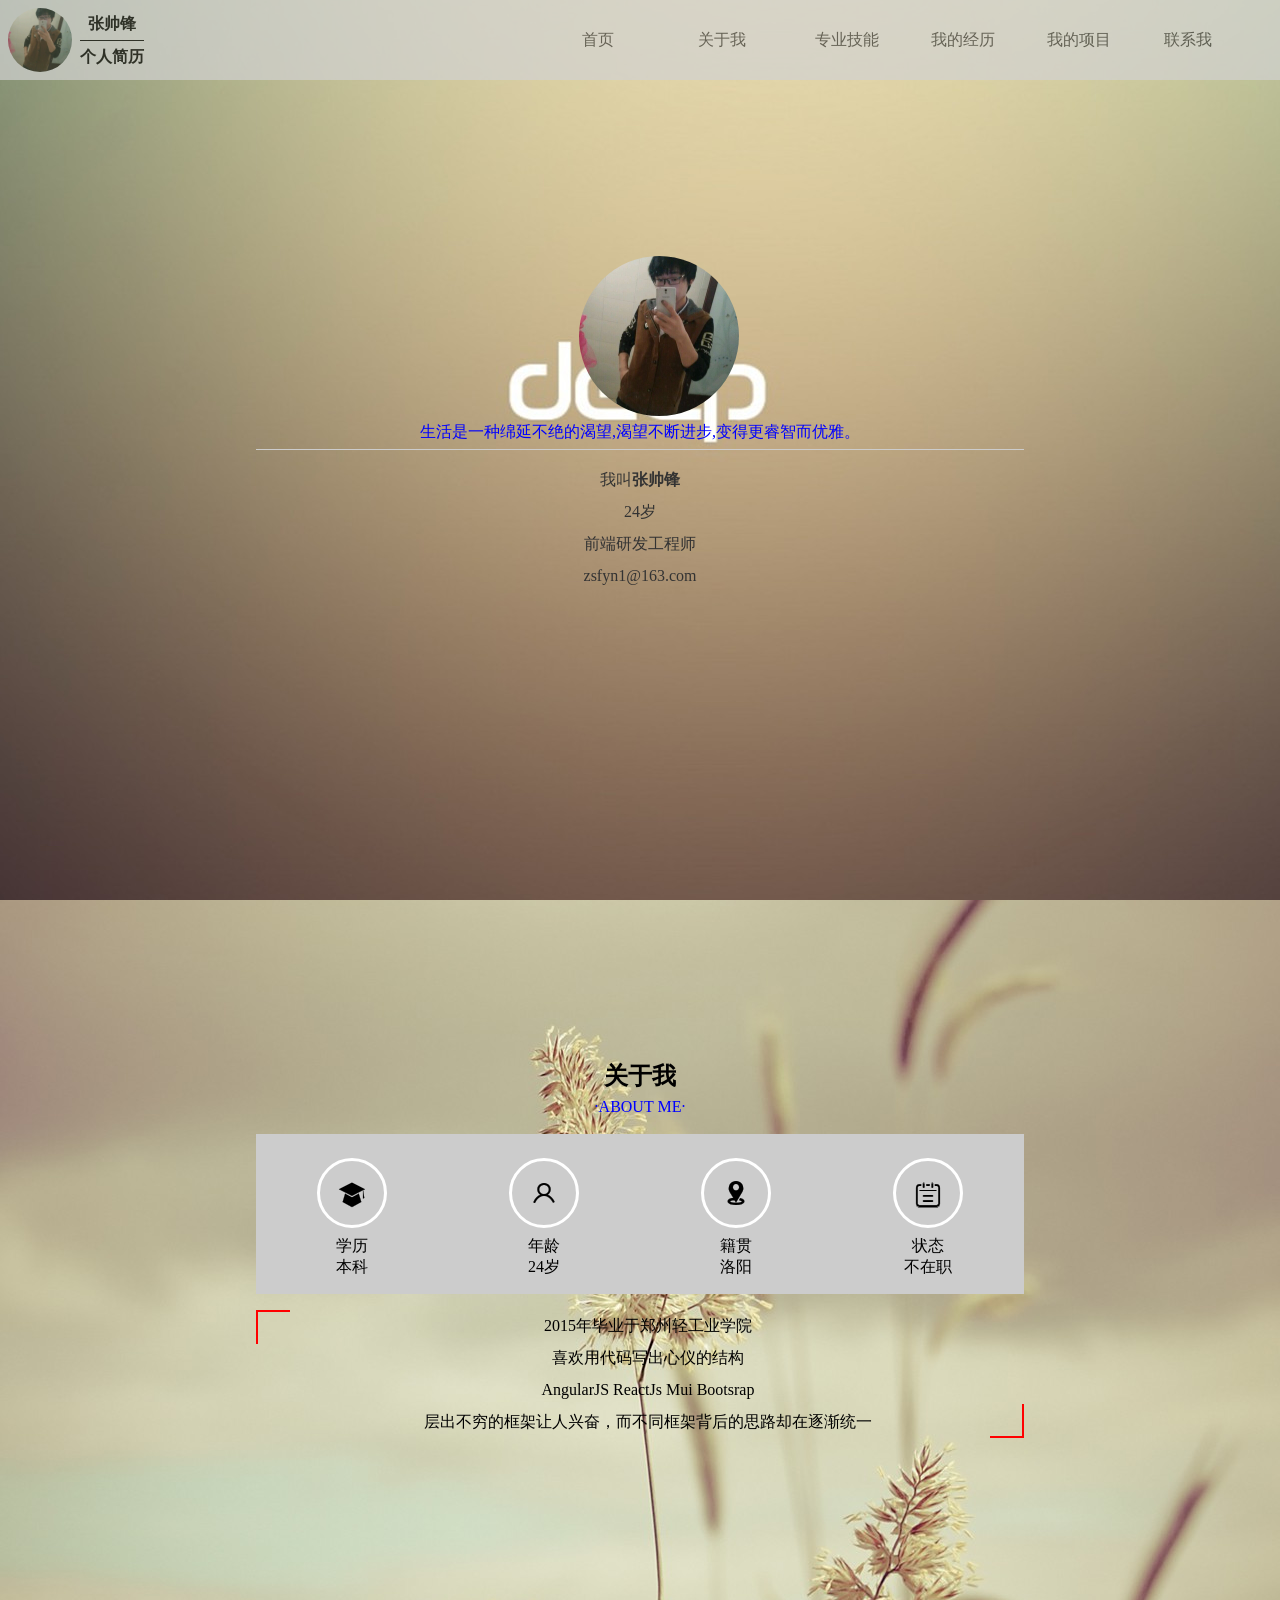
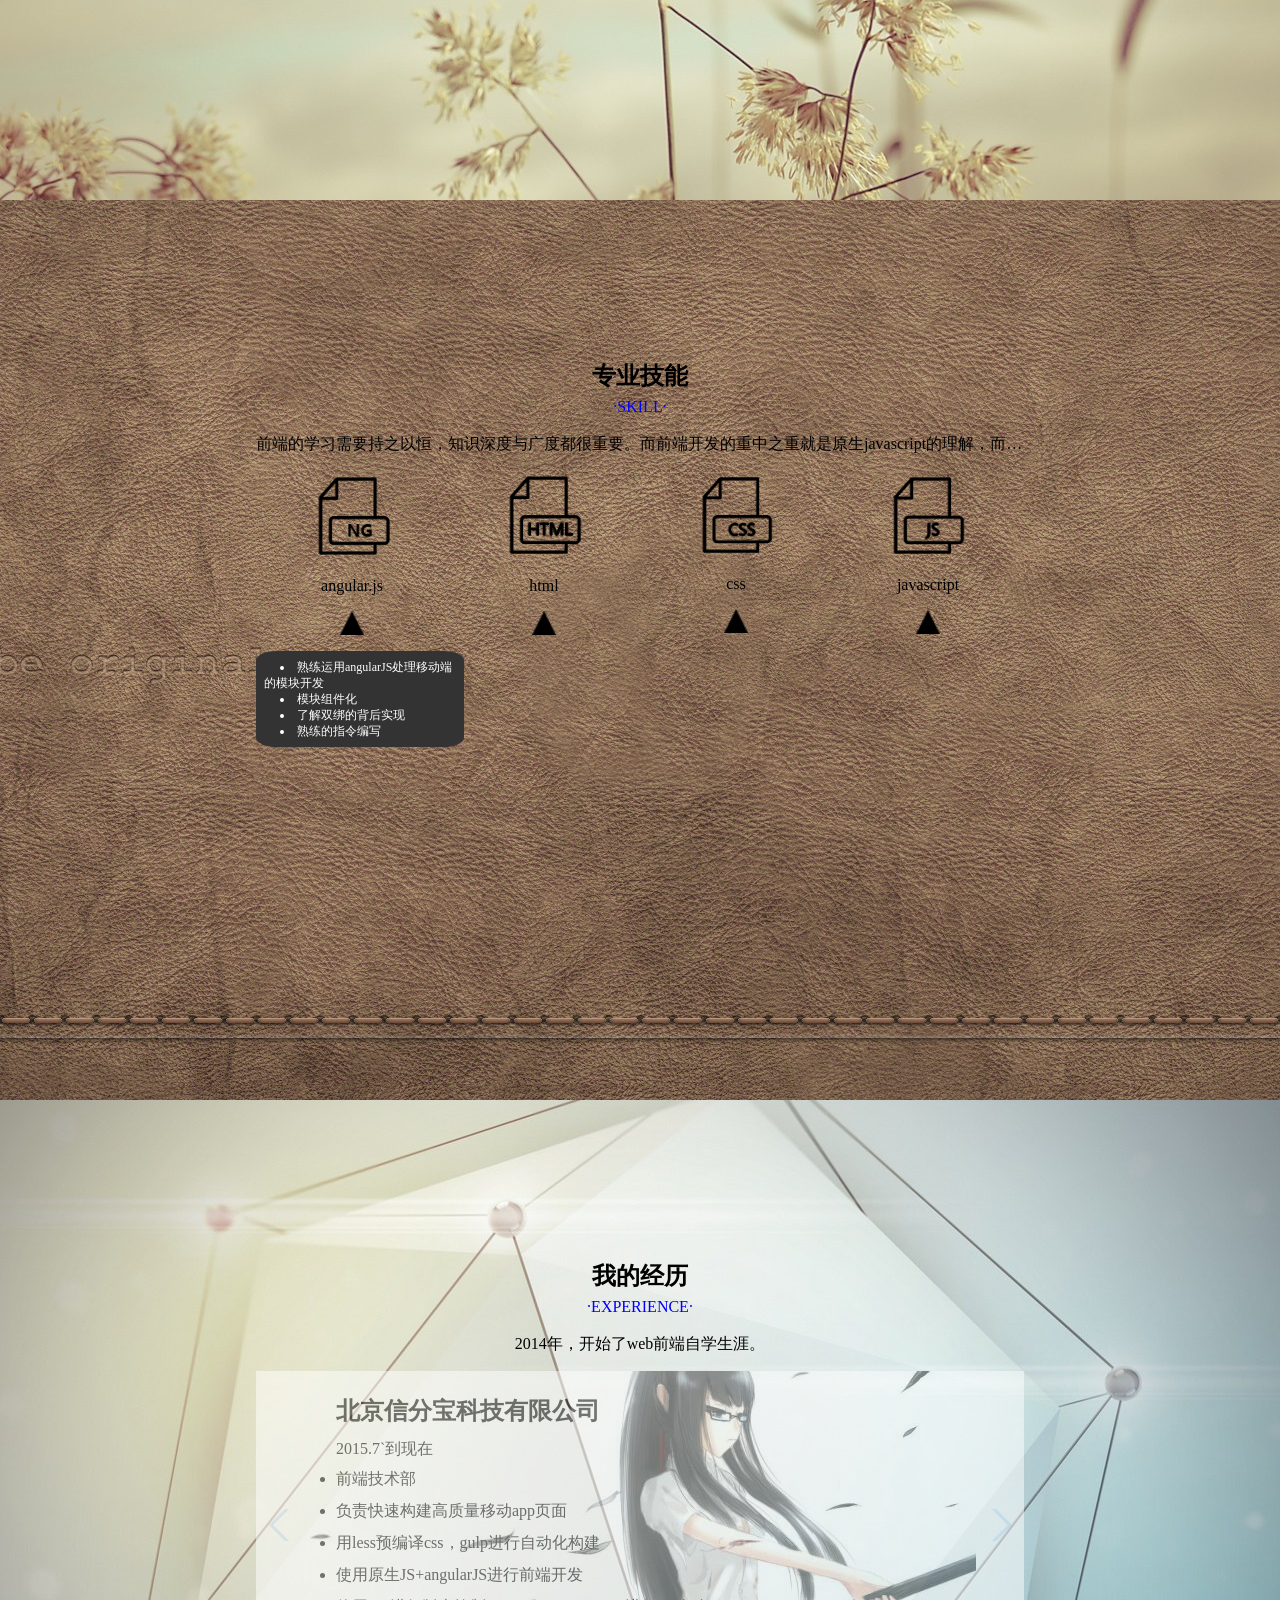
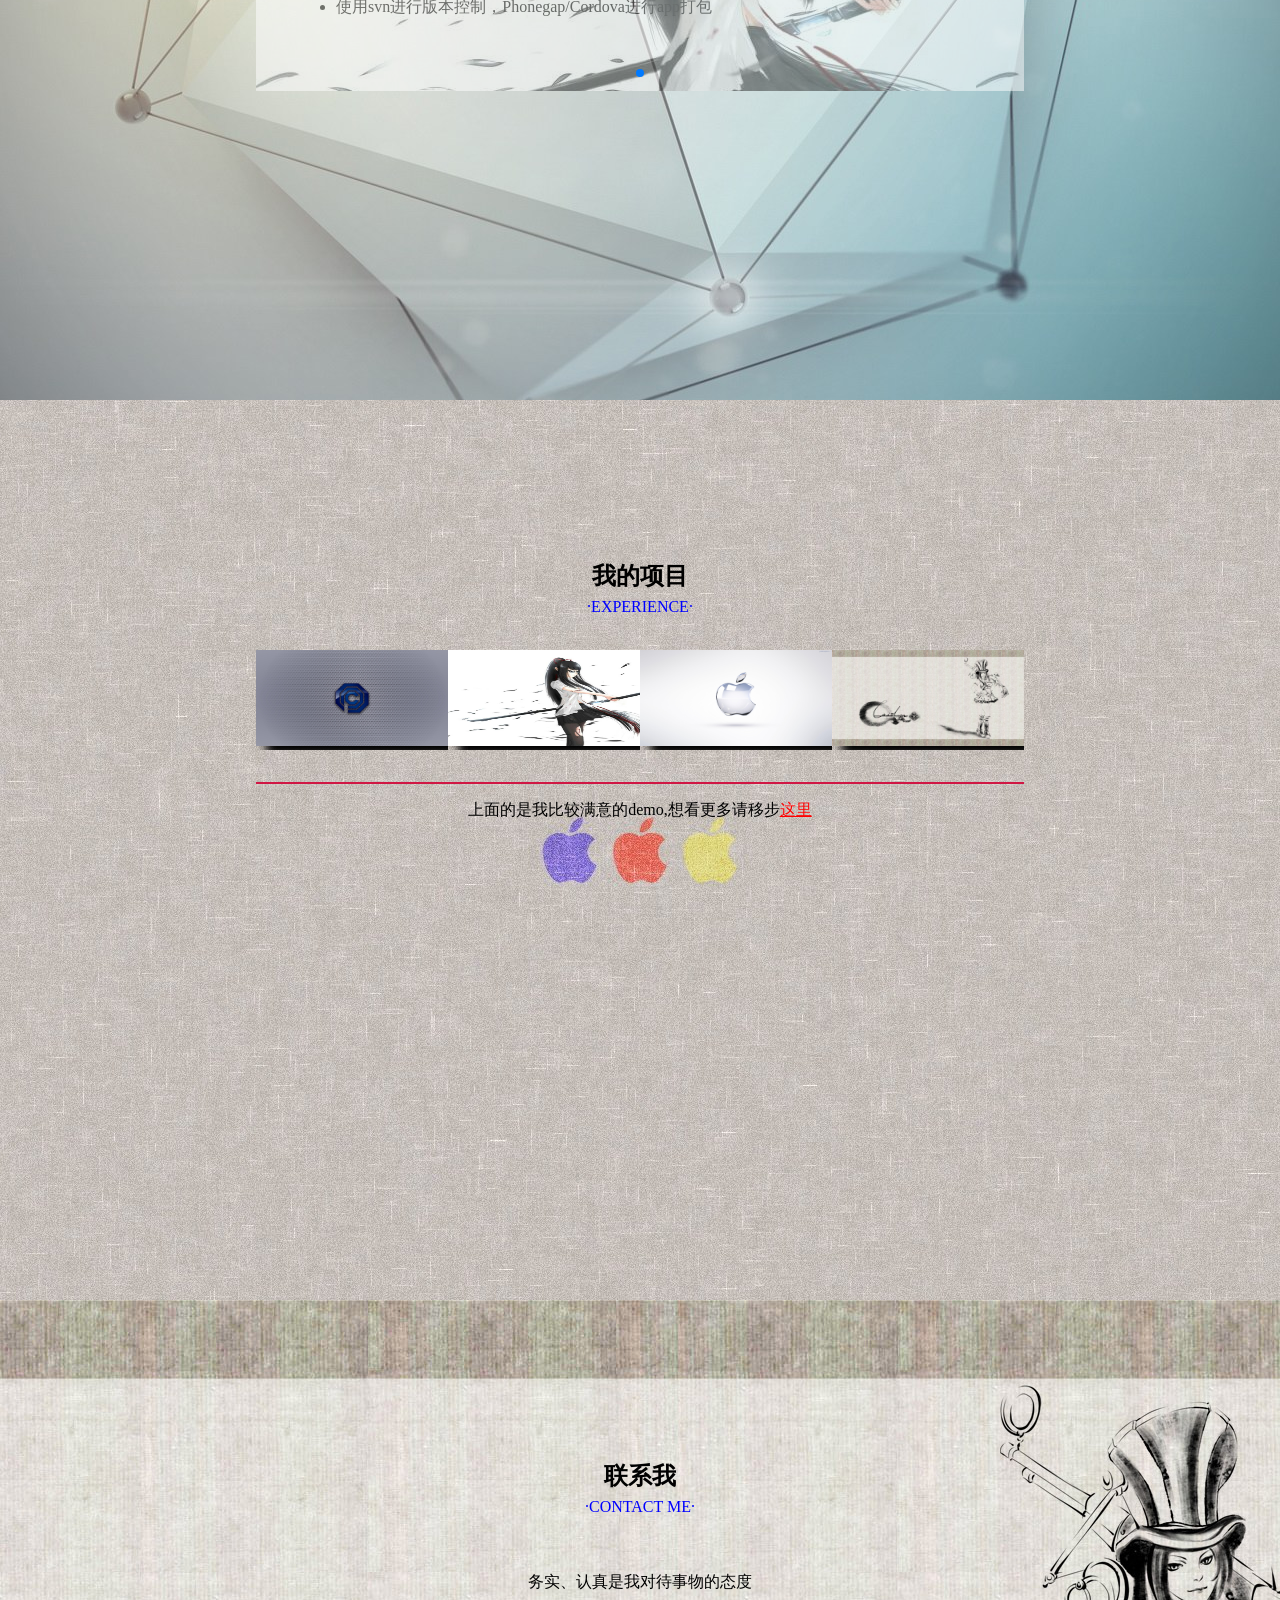
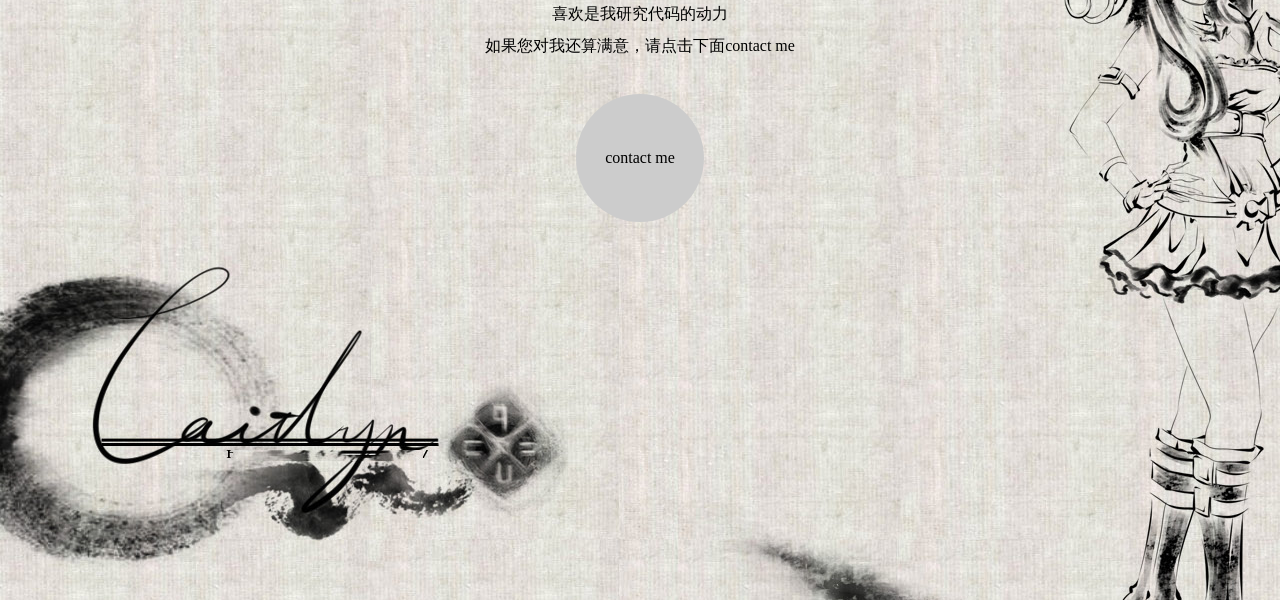
<file: index.html>
<!DOCTYPE html>
<html>
	<head>
		<meta charset="utf-8" />
		<meta name="viewport" content="width=device-width,initial-scale=1,minimum-scale=1,maximum-scale=1,user-scalable=no" />
		<title>张帅锋个人简历</title>
		<link rel="stylesheet" type="text/css" href="iconfont/iconfont.css" />
		<link rel="stylesheet" type="text/css" href="css/style.css" />
		<link rel="stylesheet" type="text/css" href="css/swiper-3.3.1.min.css" />
	</head>
	<body>
		
		<header>
			<ul>
				<li>
					<img src="images/logome.jpg" />
					<div>
						<p>张帅锋</p>
						<p>个人简历</p>
					</div>
				</li>
				<li><a href="###">首页</a></li>
				<li><a href="###">关于我</a></li>
				<li><a href="###">专业技能</a></li>
				<li><a href="###">我的经历</a></li>
				<li><a href="###">我的项目</a></li>
				<li><a href="###">联系我</a></li>
			</ul>
		</header>
		
		<!--resume最外层滚动切换结构-->
		
		<div id="resume_box">
			<div class="box">
				<div class="personal-container">
            		<div class="personal-pic">
            			<div>
            				<img src="images/logome.jpg" />
            			</div>
            			<p>生活是一种绵延不绝的渴望,渴望不断进步,变得更睿智而优雅。</p>
            			<div class="line"></div>
            		</div>
            		<div class="personal-msg">
            			<p>我叫<b>张帅锋</b></p>
            			<p>24岁</p>
            			<p>前端研发工程师</p>
            			<p>zsfyn1@163.com</p>
            		</div>
            	</div>
			</div>
			<div class="box">
				<div class="personal-container">
            		<div class="personal-aboutme">
            			<h2>关于我</h2>
            			<div class="red-line"></div>
            			<p>&middot;ABOUT ME&middot;</p>
            		</div>
            		<ul class="personal-list">
            			<li>
            				<div class="icon">
            					<i class="iconfont icon-xuelirenzheng"></i>
            				</div>
            				<div class="personal-message">
            					<p>学历</p>
            					<p>本科</p>
            				</div>
            			</li>
            			<li>
            				<div class="icon">
            					<i class="iconfont icon-nianling"></i>
            				</div>
            				<div class="personal-message">
            					<p>年龄</p>
            					<p>24岁</p>
            				</div>
            			</li>
            			<li>
            				<div class="icon">
            					<i class="iconfont icon-xiazai20"></i>
            				</div>
            				<div class="personal-message">
            					<p>籍贯</p>
            					<p>洛阳</p>
            				</div>
            			</li>
            			<li>
            				<div class="icon">
            					<i class="iconfont icon-zhuangtai"></i>
            				</div>
            				<div class="personal-message">
            					<p>状态</p>
            					<p>不在职</p>
            				</div>
            			</li>
            		</ul>
            		<div class="personal-introduce">
            			<p>2015年毕业于郑州轻工业学院</p>
						<p>	喜欢用代码写出心仪的结构</p>
						<p>	AngularJS ReactJs Mui Bootsrap</p>
						<p>	层出不穷的框架让人兴奋，而不同框架背后的思路却在逐渐统一</p>
						<span class="left"></span>
						<span class="right"></span>
            		</div>
            	</div>
			</div>
			<div class="box">
				<div class="personal-container">
            		<div class="skill-title personal-aboutme">
            			<h2>专业技能</h2>
            			<div class="red-line"></div>
            			<p>&middot;SKILL&middot;</p>
            		</div>
            		<p class="personal-understand">前端的学习需要持之以恒，知识深度与广度都很重要。而前端开发的重中之重就是原生javascript的理解，而如今的思路必需有模块化，组件化，工程化</p>
            		<ul class="personal-module">
            			<li>
            				<img src="images/ng.png" />
            				<p>angular.js</p>
            				<img src="images/skill_flag.png" />
            				<div class="module-introduce" style="display: block;">
            					<ul>
            						<li>熟练运用angularJS处理移动端的模块开发</li>
            						<li>模块组件化</li>
            						<li>了解双绑的背后实现</li>
            						<li>熟练的指令编写</li>
            					</ul>
            				</div>
            			</li>
            			<li>
            				<img src="images/html.png" />
            				<p>html</p>
            				<img src="images/skill_flag.png" />
            				
            				<div class="module-introduce">
            					<ul>
									<li>深刻理解Web标准</li>
									<li>熟练运用html标签</li>
									<li>熟悉xml及xhtml标记语言</li>
									<li>掌握html5如SVG，localstorage新特性</li>
								</ul>
            				</div>
            			</li>
            			<li>
            				<img src="images/css.png" />
            				<p>css</p>
            				<img src="images/skill_flag.png" />
            				<div class="module-introduce">
            					<ul>
									<li>熟练运用css及css3新属性</li>
									<li>注重浏览器兼容性，熟悉常见的css hack（兼容至IE8）</li>
									<li>掌握bootstrap框架及源码的实现</li>
									<li>掌握css预编译器Less及Sass</li>
								</ul>
            				</div>
            			</li>
            			<li>
            				<img src="images/js.png" />
            				<p>javascript</p>
            				<img src="images/skill_flag.png" />
            				<div class="module-introduce">
            					<ul>
									<li>掌握jQuery</li>
									<li>掌握原生JS的编程</li>
									<li>注重JavaScript性能优化</li>
									<li>正在学习ES6</li>
								</ul>
            				</div>
            			</li>
            		</ul>
            	</div>
			</div>
			<div class="box">
				<div class="personal-container">
            		<div class="personal-aboutme">
            			<h2>我的经历</h2>
            			<div class="red-line"></div>
            			<p>&middot;EXPERIENCE&middot;</p>
            		</div>
            		<div class="preface">2014年，开始了web前端自学生涯。</div>
            		
            		<!--引入swiper结构-->
            		
            		<div class="swiper-container">
					    <div class="swiper-wrapper">
					        <div class="swiper-slide">
					        	<h2>北京信分宝科技有限公司</h2>
					        	<p>2015.7`到现在</p>
					        	<ul>
					        		<li>前端技术部</li>
					        		<li>负责快速构建高质量移动app页面</li>
					        		<li>用less预编译css，gulp进行自动化构建</li>
					        		<li>使用原生JS+angularJS进行前端开发</li>
					        		<li>使用svn进行版本控制，Phonegap/Cordova进行app打包</li>
					        	</ul>
					        </div>
					    </div>
					    <!-- 如果需要分页器 -->
					    <div class="swiper-pagination"></div>
					    
					    <!-- 如果需要导航按钮 -->
					    <div class="swiper-button-prev"></div>
					    <div class="swiper-button-next"></div>
					</div>
            	</div>
			</div>
			<div class="box">
				<div class="personal-container">
            		<div class="personal-aboutme">
            			<h2>我的项目</h2>
            			<div class="red-line"></div>
            			<p>&middot;EXPERIENCE&middot;</p>
            		</div>
            		<ul class="program-pic">
            			<li>
            				<a href="#"><img src="images/bg13.jpg"></a>
            				<p>我的项目一</p>
            			</li>
            			<li>
            				<a href="#"><img src="images/bga.jpg"></a>
            				<p>我的项目二</p>
            			</li>
            			<li>
            				<a href="#"><img src="images/bga1.jpg"></a>
            				<p>我的项目三</p>
            			</li>
            			<li>
            				<a href="#"><img src="images/bga5.jpg"></a>
            				<p>我的项目四</p>
            			</li>
            		</ul>
            		<p class="more">上面的是我比较满意的demo,想看更多请移步<a href="#">这里</a></p>
            	</div>
			</div>
			<div class="box">
				<div class="personal-container">
            		<div class="personal-aboutme">
            			<h2>联系我</h2>
            			<div class="red-line"></div>
            			<p>&middot;CONTACT ME&middot;</p>
            		</div>
            		<div class="resume">
            			<p>务实、认真是我对待事物的态度</p>
            			<p>喜欢是我研究代码的动力</p>
            			<p>如果您对我还算满意，请点击下面contact me</p>
            		</div>
            		<div class="contact-me">
            			<p class="contact">contact me</p>
            			<!--<p>QQ：<a>1226976344</a></p>
            			<p>TELE：<a>18392097105</a></p>
            			<p>E-mail：<a>zsfyn1@163.com</a></p>-->
            		</div>
            	</div>
			</div>
		</div>
		
          <!--
          	引入js文件
          -->
		<script type="text/javascript" src="js/jquery.js"></script>
		<script type="text/javascript" src="js/swiper-3.3.1.min.js"></script>
		<script type="text/javascript" src="js/personal.js"></script>
	</body>
</html>
</file>
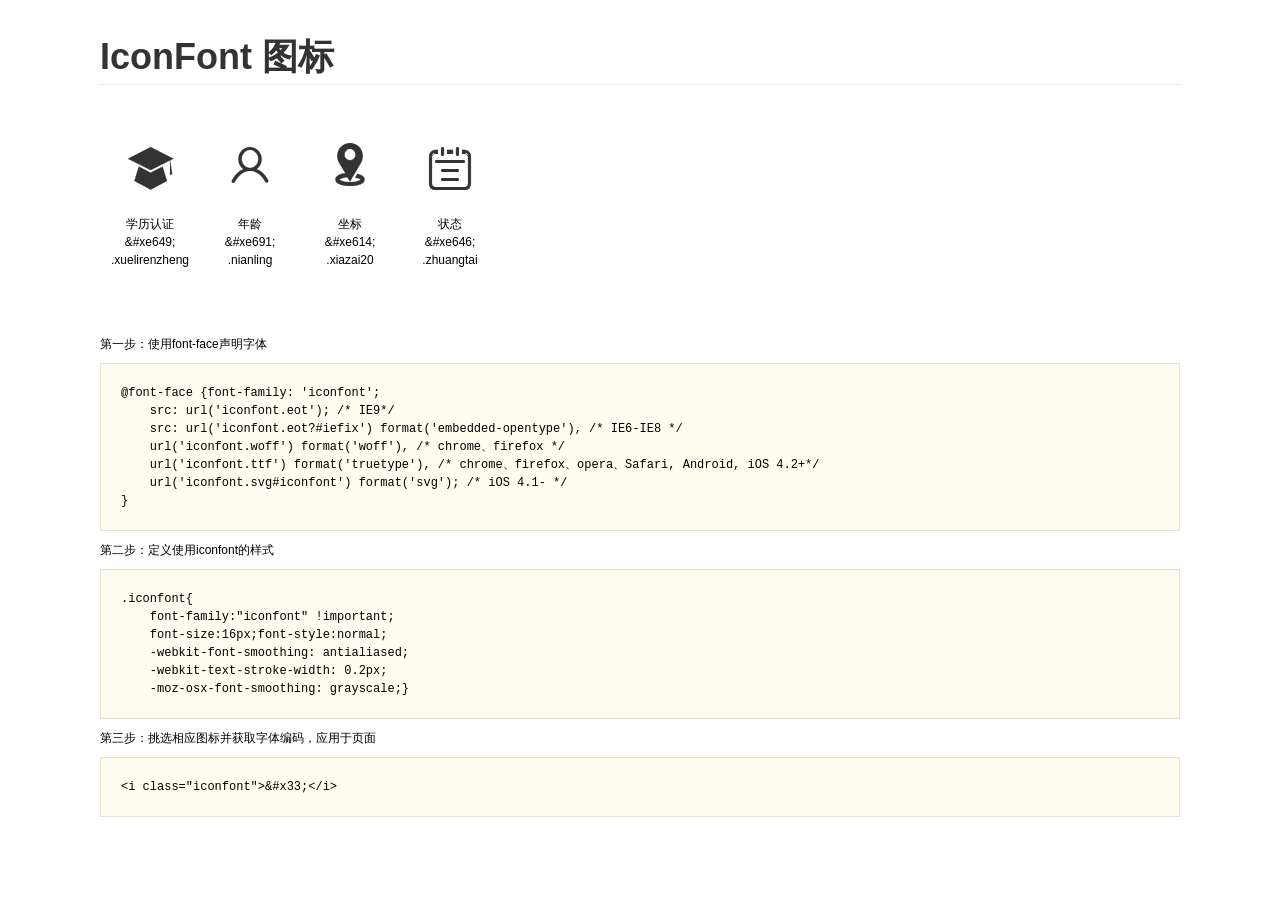
<file: iconfont/demo.html>
<!DOCTYPE html>
<html>
<head>
    <meta charset="utf-8"/>
    <title>IconFont</title>
    <link rel="stylesheet" href="demo.css">
    <link rel="stylesheet" href="iconfont.css">
</head>
<body>
    <div class="main">
        <h1>IconFont 图标</h1>
        <ul class="icon_lists clear">
            
                <li>
                <i class="icon iconfont">&#xe649;</i>
                    <div class="name">学历认证</div>
                    <div class="code">&amp;#xe649;</div>
                    <div class="fontclass">.xuelirenzheng</div>
                </li>
            
                <li>
                <i class="icon iconfont">&#xe691;</i>
                    <div class="name">年龄</div>
                    <div class="code">&amp;#xe691;</div>
                    <div class="fontclass">.nianling</div>
                </li>
            
                <li>
                <i class="icon iconfont">&#xe614;</i>
                    <div class="name">坐标</div>
                    <div class="code">&amp;#xe614;</div>
                    <div class="fontclass">.xiazai20</div>
                </li>
            
                <li>
                <i class="icon iconfont">&#xe646;</i>
                    <div class="name">状态</div>
                    <div class="code">&amp;#xe646;</div>
                    <div class="fontclass">.zhuangtai</div>
                </li>
            
        </ul>


        <div class="helps">
            第一步：使用font-face声明字体
            <pre>
@font-face {font-family: 'iconfont';
    src: url('iconfont.eot'); /* IE9*/
    src: url('iconfont.eot?#iefix') format('embedded-opentype'), /* IE6-IE8 */
    url('iconfont.woff') format('woff'), /* chrome、firefox */
    url('iconfont.ttf') format('truetype'), /* chrome、firefox、opera、Safari, Android, iOS 4.2+*/
    url('iconfont.svg#iconfont') format('svg'); /* iOS 4.1- */
}
</pre>
第二步：定义使用iconfont的样式
            <pre>
.iconfont{
    font-family:"iconfont" !important;
    font-size:16px;font-style:normal;
    -webkit-font-smoothing: antialiased;
    -webkit-text-stroke-width: 0.2px;
    -moz-osx-font-smoothing: grayscale;}
</pre>
第三步：挑选相应图标并获取字体编码，应用于页面
<pre>
&lt;i class="iconfont"&gt;&amp;#x33;&lt;/i&gt;
</pre>
        </div>

    </div>
</body>
</html>
</file>
<file: iconfont/iconfont.css>
@font-face {font-family: "iconfont";
  src: url('iconfont.eot?t=1473311797'); /* IE9*/
  src: url('iconfont.eot?t=1473311797#iefix') format('embedded-opentype'), /* IE6-IE8 */
  url('iconfont.woff?t=1473311797') format('woff'), /* chrome, firefox */
  url('iconfont.ttf?t=1473311797') format('truetype'), /* chrome, firefox, opera, Safari, Android, iOS 4.2+*/
  url('iconfont.svg?t=1473311797#iconfont') format('svg'); /* iOS 4.1- */
}

.iconfont {
  font-family:"iconfont" !important;
  font-size:16px;
  font-style:normal;
  -webkit-font-smoothing: antialiased;
  -webkit-text-stroke-width: 0.2px;
  -moz-osx-font-smoothing: grayscale;
}
.icon-xuelirenzheng:before { content: "\e649"; }
.icon-nianling:before { content: "\e691"; }
.icon-xiazai20:before { content: "\e614"; }
.icon-zhuangtai:before { content: "\e646"; }
</file>
<file: css/style.css>
@charset "utf-8";
* {
  padding: 0;
  margin: 0;
}
html,
body {
  width: 100%;
  height: 100%;
  overflow: hidden;
}
body {
  font-size: 16px;
  color: #000;
  -webkit-user-select: none;
  -moz-user-select: none;
  -ms-user-select: none;
  user-select: none;
  font-family: "微软雅黑";
}
/*=======common css finished=======*/
header {
  position: fixed;
  left: 0;
  top: 0;
  width: 100%;
  z-index: 999;
  opacity: 0.7;
}
header ul {
  height: 5rem;
  display: -webkit-flex;
  display: flex;
  flex-direction: row;
  background: #D2D2D2;
  align-items: center;
}
header ul li {
  list-style: none;
  flex: 2;
}
header ul li a {
  text-decoration: none;
  color: #333;
}
header ul li a:hover {
  color: #007AFF;
}
header ul li:nth-child(1) {
  flex: 10;
  display: -webkit-flex;
  display: flex;
  flex-direction: row;
}
header ul li:nth-child(1) img {
  margin-left: 0.5rem;
  width: 4rem;
  height: 4rem;
  border-radius: 50%;
}
header ul li:nth-child(1) div {
  margin-left: 0.5rem;
}
header ul li:nth-child(1) div p {
  height: 2rem;
  line-height: 2rem;
  text-align: center;
  font-size: 1rem;
  font-weight: bold;
}
header ul li:nth-child(1) div p:nth-child(1) {
  border-bottom: 1px solid #000;
}
/* resume wrapper */
#resume_box {
  position: absolute;
  width: 100%;
  height: 500%;
} /*=======header css finished=======*/
#resume_box .box {
  width: 100%;
  height: 20%;
  overflow: hidden;
}
#resume_box .box .personal-container {
  width: 60%;
  height: 100%;
  margin: 0 auto;
  -webkit-transition: all 0.5s;
  -moz-transition: all 0.5s;
  -ms-transition: all 0.5s;
  -o-transition: all 0.5s;
  transition: all 0.5s;
}
#resume_box .box .personal-container img,
#resume_box .box .personal-container p,
#resume_box .box .personal-container div {
  -webkit-transition: all 0.5s;
  -moz-transition: all 0.5s;
  -ms-transition: all 0.5s;
  -o-transition: all 0.5s;
  transition: all 0.5s;
}
#resume_box .box .personal-container .personal-pic {
  position: relative;
  margin-top: 15rem;
}
#resume_box .box .personal-container .personal-pic div {
  position: relative;
  width: 100%;
  height: 12rem;
}
#resume_box .box .personal-container .personal-pic div img {
  position: absolute;
  top: 1rem;
  left: 42%;
  width: 10rem;
  height: 10rem;
  border-radius: 50%;
}
#resume_box .box .personal-container .personal-pic p {
  position: absolute;
  top: 11rem;
  width: 100%;
  height: 2rem;
  line-height: 2rem;
  text-align: center;
  color: #0000FF;
}
#resume_box .box .personal-container .personal-pic .line {
  position: absolute;
  top: 13rem;
  width: 100%;
  height: 1px;
  border-bottom: 1px solid #ccc;
}
#resume_box .box .personal-container .personal-msg {
  margin-top: 1rem;
  width: 100%;
  height: 10rem;
  position: relative;
}
#resume_box .box .personal-container .personal-msg p {
  width: 100%;
  position: absolute;
  height: 2rem;
  line-height: 2rem;
  text-align: center;
  color: #333;
}
#resume_box .box .personal-container .personal-msg p:nth-child(1) {
  top: 1rem;
}
#resume_box .box .personal-container .personal-msg p:nth-child(2) {
  top: 3rem;
}
#resume_box .box .personal-container .personal-msg p:nth-child(3) {
  top: 5rem;
}
#resume_box .box .personal-container .personal-msg p:nth-child(4) {
  top: 7rem;
}
#resume_box .box .personal-container .personal-aboutme {
  position: relative;
  width: 100%;
  margin-top: 10rem;
  height: 3.6rem;
}
#resume_box .box .personal-container .personal-aboutme div {
  -webkit-transition: all 1s;
  -moz-transition: all 1s;
  -ms-transition: all 1s;
  -o-transition: all 1s;
  transition: all 1s;
}
#resume_box .box .personal-container .personal-aboutme h2,
#resume_box .box .personal-container .personal-aboutme p {
  margin: 0 auto;
  width: 6rem;
  height: 2rem;
  line-height: 2rem;
  text-align: center;
}
#resume_box .box .personal-container .personal-aboutme div {
  margin: 0 auto;
  width: 7rem;
  height: 0.1rem;
  border-bottom: 0.1rem solid #d01744;
  -webkit-transform: scaleX(0);
  -moz-transform: scaleX(0);
  -ms-transform: scaleX(0);
  -o-transform: scaleX(0);
  transform: scaleX(0);
}
#resume_box .box .personal-container .personal-aboutme p {
  width: 100%;
  font-size: 1rem;
  height: 1.5rem;
  line-height: 1.5rem;
  color: #0000FF;
}
#resume_box .box .personal-container .personal-list {
  padding: 1rem 0;
  margin: 1rem auto 0;
  width: 100%;
  display: -webkit-flex;
  display: flex;
  flex-direction: row;
  background: #ccc;
}
#resume_box .box .personal-container .personal-list li {
  height: 100%;
  flex: 1;
  text-align: center;
  list-style: none;
  -webkit-transition: all 1s;
  -moz-transition: all 1s;
  -ms-transition: all 1s;
  -o-transition: all 1s;
  transition: all 1s;
}
#resume_box .box .personal-container .personal-list li .icon {
  margin: 0.5rem auto;
  width: 4rem;
  height: 4rem;
  border-radius: 50%;
  border: 0.2rem solid #fff;
  line-height: 4rem;
  text-align: center;
  cursor: pointer;
  -webkit-transition: all 1s;
  -moz-transition: all 1s;
  -ms-transition: all 1s;
  -o-transition: all 1s;
  transition: all 1s;
}
#resume_box .box .personal-container .personal-list li .icon i {
  font-size: 150%;
  text-align: center;
}
#resume_box .box .personal-container .personal-list li .icon:hover {
  color: #D01744;
  border: 0.2rem solid #D01744;
}
#resume_box .box .personal-container .personal-introduce {
  position: relative;
  margin-top: 1rem;
}
#resume_box .box .personal-container .personal-introduce p {
  height: 2rem;
  line-height: 2rem;
  text-align: center;
  overflow: hidden;
  white-space: nowrap;
  text-overflow: ellipsis;
  text-indent: 1rem;
}
#resume_box .box .personal-container .personal-introduce span {
  position: absolute;
  display: block;
  width: 2rem;
  height: 2rem;
}
#resume_box .box .personal-container .personal-introduce span.left {
  left: 0;
  top: 0;
  border-top: 2px solid #f00;
  border-left: 2px solid #f00;
}
#resume_box .box .personal-container .personal-introduce span.right {
  right: 0;
  bottom: 0;
  border-right: 2px solid #f00;
  border-bottom: 2px solid #f00;
}
#resume_box .box .personal-container p.personal-understand {
  margin: 1rem 0;
  text-align: center;
  overflow: hidden;
  white-space: nowrap;
  text-overflow: ellipsis;
}
#resume_box .box .personal-container .personal-module {
  position: relative;
  display: -webkit-flex;
  display: flex;
  flex-flow: row nowrap;
}
#resume_box .box .personal-container .personal-module li {
  position: relative;
  width: 25%;
  flex: 1;
  list-style: none;
}
#resume_box .box .personal-container .personal-module li img {
  margin: 0 auto;
  display: block;
}
#resume_box .box .personal-container .personal-module li img:nth-child(1) {
  width: 40%;
  cursor: pointer;
}
#resume_box .box .personal-container .personal-module li img:nth-child(3) {
  width: 1.5rem;
  height: 1.5rem;
}
#resume_box .box .personal-container .personal-module li p {
  margin: 1rem 0;
  text-align: center;
  overflow: hidden;
  white-space: normal;
  text-overflow: ellipsis;
}
#resume_box .box .personal-container .personal-module li .module-introduce {
  padding: 0.5rem;
  position: absolute;
  left: 0;
  top: 110%;
  width: 100%;
  background: #333;
  border-radius: 10%;
  overflow: hidden;
  display: none;
}
#resume_box .box .personal-container .personal-module li .module-introduce ul li {
  width: 100%;
  list-style-type: disc;
  list-style-position: inside;
  line-height: 1rem;
  font-size: 12px;
  color: #fff;
  text-indent: 1rem;
}
#resume_box .box .personal-container .preface {
  margin: 1rem 0;
  text-align: center;
}
#resume_box .box .personal-container .swiper-container {
  width: 100%;
  height: 20rem;
}
#resume_box .box .personal-container .swiper-container .swiper-wrapper {
  height: 100%;
}
#resume_box .box .personal-container .swiper-container .swiper-wrapper .swiper-slide {
  padding-left: 5rem;
  height: 100%;
  background: url(../images/bga.jpg) left -100px;
  opacity: 0.5;
}
#resume_box .box .personal-container .swiper-container .swiper-wrapper .swiper-slide h2 {
  margin-top: 1rem;
  height: 3rem;
  line-height: 3rem;
  font-size: 1.5rem;
}
#resume_box .box .personal-container .swiper-container .swiper-wrapper .swiper-slide p {
  height: 1.8rem;
  line-height: 1.8rem;
}
#resume_box .box .personal-container .swiper-container .swiper-wrapper .swiper-slide ul li {
  line-height: 2rem;
}
#resume_box .box .personal-container .swiper-container .swiper-button-prev,
#resume_box .box .personal-container .swiper-container .swiper-button-next {
  width: 2rem;
  height: 2rem;
  opacity: 0.1;
}
#resume_box .box .personal-container .program-pic {
  margin-top: 2rem;
  padding-bottom: 2rem;
  display: -webkit-flex;
  display: flex;
  flex-direction: row;
  border-bottom: 2px solid #d01744;
  -webkit-align-items: center;
  align-items: center;
}
#resume_box .box .personal-container .program-pic li {
  position: relative;
  flex: 1;
  list-style: none;
  text-align: center;
  overflow: hidden;
}
#resume_box .box .personal-container .program-pic li a img {
  width: 12rem;
  height: 6rem;
  -webkit-box-shadow: 10px 10px 10px #000;
}
#resume_box .box .personal-container .program-pic li a img:hover {
  opacity: 0.4;
}
#resume_box .box .personal-container .program-pic li p {
  position: absolute;
  top: -2rem;
  left: 32%;
  -webkit-transition: all 0.5s;
  -moz-transition: all 0.5s;
  -ms-transition: all 0.5s;
  -o-transition: all 0.5s;
  transition: all 0.5s;
}
#resume_box .box .personal-container .program-pic li:hover p {
  -webkit-transform: translateY(4rem);
  -moz-transform: translateY(4rem);
  -ms-transform: translateY(4rem);
  -o-transform: translateY(4rem);
  transform: translateY(4rem);
}
#resume_box .box .personal-container .more {
  margin: 1rem 0;
  text-align: center;
}
#resume_box .box .personal-container .more a {
  color: #f00;
}
#resume_box .box .personal-container .resume {
  margin-top: 3rem;
}
#resume_box .box .personal-container .resume p {
  line-height: 2rem;
  text-align: center;
}
#resume_box .box .personal-container .contact-me {
  margin: 2rem 0;
}
#resume_box .box .personal-container .contact-me .contact {
  margin: 0 auto;
  width: 8rem;
  height: 8rem;
  line-height: 8rem;
  background: #ccc;
  border-radius: 50%;
  text-align: center;
  cursor: pointer;
}
#resume_box .box .personal-container .contact-me p {
  text-align: center;
  line-height: 3rem;
}
#resume_box .box .personal-container .contact-me p a {
  color: #00f;
}
#resume_box .box:hover .personal-container .personal-pic div img {
  -webkit-transform: translateY(-1rem);
  -moz-transform: translateY(-1rem);
  -ms-transform: translateY(-1rem);
  -o-transform: translateY(-1rem);
  transform: translateY(-1rem);
}
#resume_box .box:hover .personal-container .personal-pic p {
  -webkit-transform: translateY(-1rem);
  -moz-transform: translateY(-1rem);
  -ms-transform: translateY(-1rem);
  -o-transform: translateY(-1rem);
  transform: translateY(-1rem);
  -webkit-transition-delay: 0.2s;
  -moz-transition-delay: 0.2s;
  -ms-transition-delay: 0.2s;
  -o-transition-delay: 0.2s;
  transition-delay: 0.2s;
}
#resume_box .box:hover .personal-container .personal-pic div.line {
  -webkit-transform: translateY(-1rem);
  -moz-transform: translateY(-1rem);
  -ms-transform: translateY(-1rem);
  -o-transform: translateY(-1rem);
  transform: translateY(-1rem);
  -webkit-transition-delay: 0.4s;
  -moz-transition-delay: 0.4s;
  -ms-transition-delay: 0.4s;
  -o-transition-delay: 0.4s;
  transition-delay: 0.4s;
}
#resume_box .box:hover .personal-container .personal-msg p {
  -webkit-transform: translateY(-1rem);
  -moz-transform: translateY(-1rem);
  -ms-transform: translateY(-1rem);
  -o-transform: translateY(-1rem);
  transform: translateY(-1rem);
}
#resume_box .box:hover .personal-container .personal-msg p:nth-child(1) {
  -webkit-transition-delay: 0.6s;
  -moz-transition-delay: 0.6s;
  -ms-transition-delay: 0.6s;
  -o-transition-delay: 0.6s;
  transition-delay: 0.6s;
}
#resume_box .box:hover .personal-container .personal-msg p:nth-child(2) {
  -webkit-transition-delay: 0.8s;
  -moz-transition-delay: 0.8s;
  -ms-transition-delay: 0.8s;
  -o-transition-delay: 0.8s;
  transition-delay: 0.8s;
}
#resume_box .box:hover .personal-container .personal-msg p:nth-child(3) {
  -webkit-transition-delay: 1s;
  -moz-transition-delay: 1s;
  -ms-transition-delay: 1s;
  -o-transition-delay: 1s;
  transition-delay: 1s;
}
#resume_box .box:hover .personal-container .personal-msg p:nth-child(4) {
  -webkit-transition-delay: 1.2s;
  -moz-transition-delay: 1.2s;
  -ms-transition-delay: 1.2s;
  -o-transition-delay: 1.2s;
  transition-delay: 1.2s;
}
#resume_box .box:hover .personal-container .personal-aboutme div {
  -webkit-transform: scaleX(1);
  -moz-transform: scaleX(1);
  -ms-transform: scaleX(1);
  -o-transform: scaleX(1);
  transform: scaleX(1);
}
#resume_box .box:hover .personal-container .personal-list li .icon {
  -webkit-transform: scale(1.2);
  -moz-transform: scale(1.2);
  -ms-transform: scale(1.2);
  -o-transform: scale(1.2);
  transform: scale(1.2);
}
#resume_box .box:nth-child(1) {
  background: url(../images/bgc.jpg) center center;
}
#resume_box .box:nth-child(2) {
  background: url(../images/bg17.jpg) center center;
}
#resume_box .box:nth-child(3) {
  background: url(../images/a.jpg) center center;
}
#resume_box .box:nth-child(4) {
  background: url(../images/bgb.jpg) center center;
}
#resume_box .box:nth-child(5) {
  background: url(../images/bgb1.jpg) center center;
}
#resume_box .box:nth-child(6) {
  background: url(../images/bga5.jpg) top center;
}
/*# sourceMappingURL=style.css.map */
</file>
<file: iconfont/demo.css>
*{margin: 0;padding: 0;list-style: none;}
/*
KISSY CSS Reset
理念：1. reset 的目的不是清除浏览器的默认样式，这仅是部分工作。清除和重置是紧密不可分的。
2. reset 的目的不是让默认样式在所有浏览器下一致，而是减少默认样式有可能带来的问题。
3. reset 期望提供一套普适通用的基础样式。但没有银弹，推荐根据具体需求，裁剪和修改后再使用。
特色：1. 适应中文；2. 基于最新主流浏览器。
维护：玉伯<lifesinger@gmail.com>, 正淳<ragecarrier@gmail.com>
 */

/** 清除内外边距 **/
body, h1, h2, h3, h4, h5, h6, hr, p, blockquote, /* structural elements 结构元素 */
dl, dt, dd, ul, ol, li, /* list elements 列表元素 */
pre, /* text formatting elements 文本格式元素 */
form, fieldset, legend, button, input, textarea, /* form elements 表单元素 */
th, td /* table elements 表格元素 */ {
  margin: 0;
  padding: 0;
}

/** 设置默认字体 **/
body,
button, input, select, textarea /* for ie */ {
  font: 12px/1.5 tahoma, arial, \5b8b\4f53, sans-serif;
}
h1, h2, h3, h4, h5, h6 { font-size: 100%; }
address, cite, dfn, em, var { font-style: normal; } /* 将斜体扶正 */
code, kbd, pre, samp { font-family: courier new, courier, monospace; } /* 统一等宽字体 */
small { font-size: 12px; } /* 小于 12px 的中文很难阅读，让 small 正常化 */

/** 重置列表元素 **/
ul, ol { list-style: none; }

/** 重置文本格式元素 **/
a { text-decoration: none; }
a:hover { text-decoration: underline; }


/** 重置表单元素 **/
legend { color: #000; } /* for ie6 */
fieldset, img { border: 0; } /* img 搭车：让链接里的 img 无边框 */
button, input, select, textarea { font-size: 100%; } /* 使得表单元素在 ie 下能继承字体大小 */
/* 注：optgroup 无法扶正 */

/** 重置表格元素 **/
table { border-collapse: collapse; border-spacing: 0; }

/* 清除浮动 */
.ks-clear:after, .clear:after {
  content: '\20';
  display: block;
  height: 0;
  clear: both;
}
.ks-clear, .clear {
  *zoom: 1;
}

.main {padding: 30px 100px;}
.main h1{font-size:36px; color:#333; text-align:left;margin-bottom:30px; border-bottom: 1px solid #eee;}

.helps{margin-top:40px;}
.helps pre{
  padding:20px;
  margin:10px 0;
  border:solid 1px #e7e1cd;
  background-color: #fffdef;
  overflow: auto;
}

.icon_lists li{
  float:left;
  width: 100px;
  height:180px;
  text-align: center;
}
.icon_lists .icon{
  font-size: 42px;
  line-height: 100px;
  margin: 10px 0;
  color:#333;
  -webkit-transition: font-size 0.25s ease-out 0s;
  -moz-transition: font-size 0.25s ease-out 0s;
  transition: font-size 0.25s ease-out 0s;

}
.icon_lists .icon:hover{
  font-size: 100px;
}
</file>
